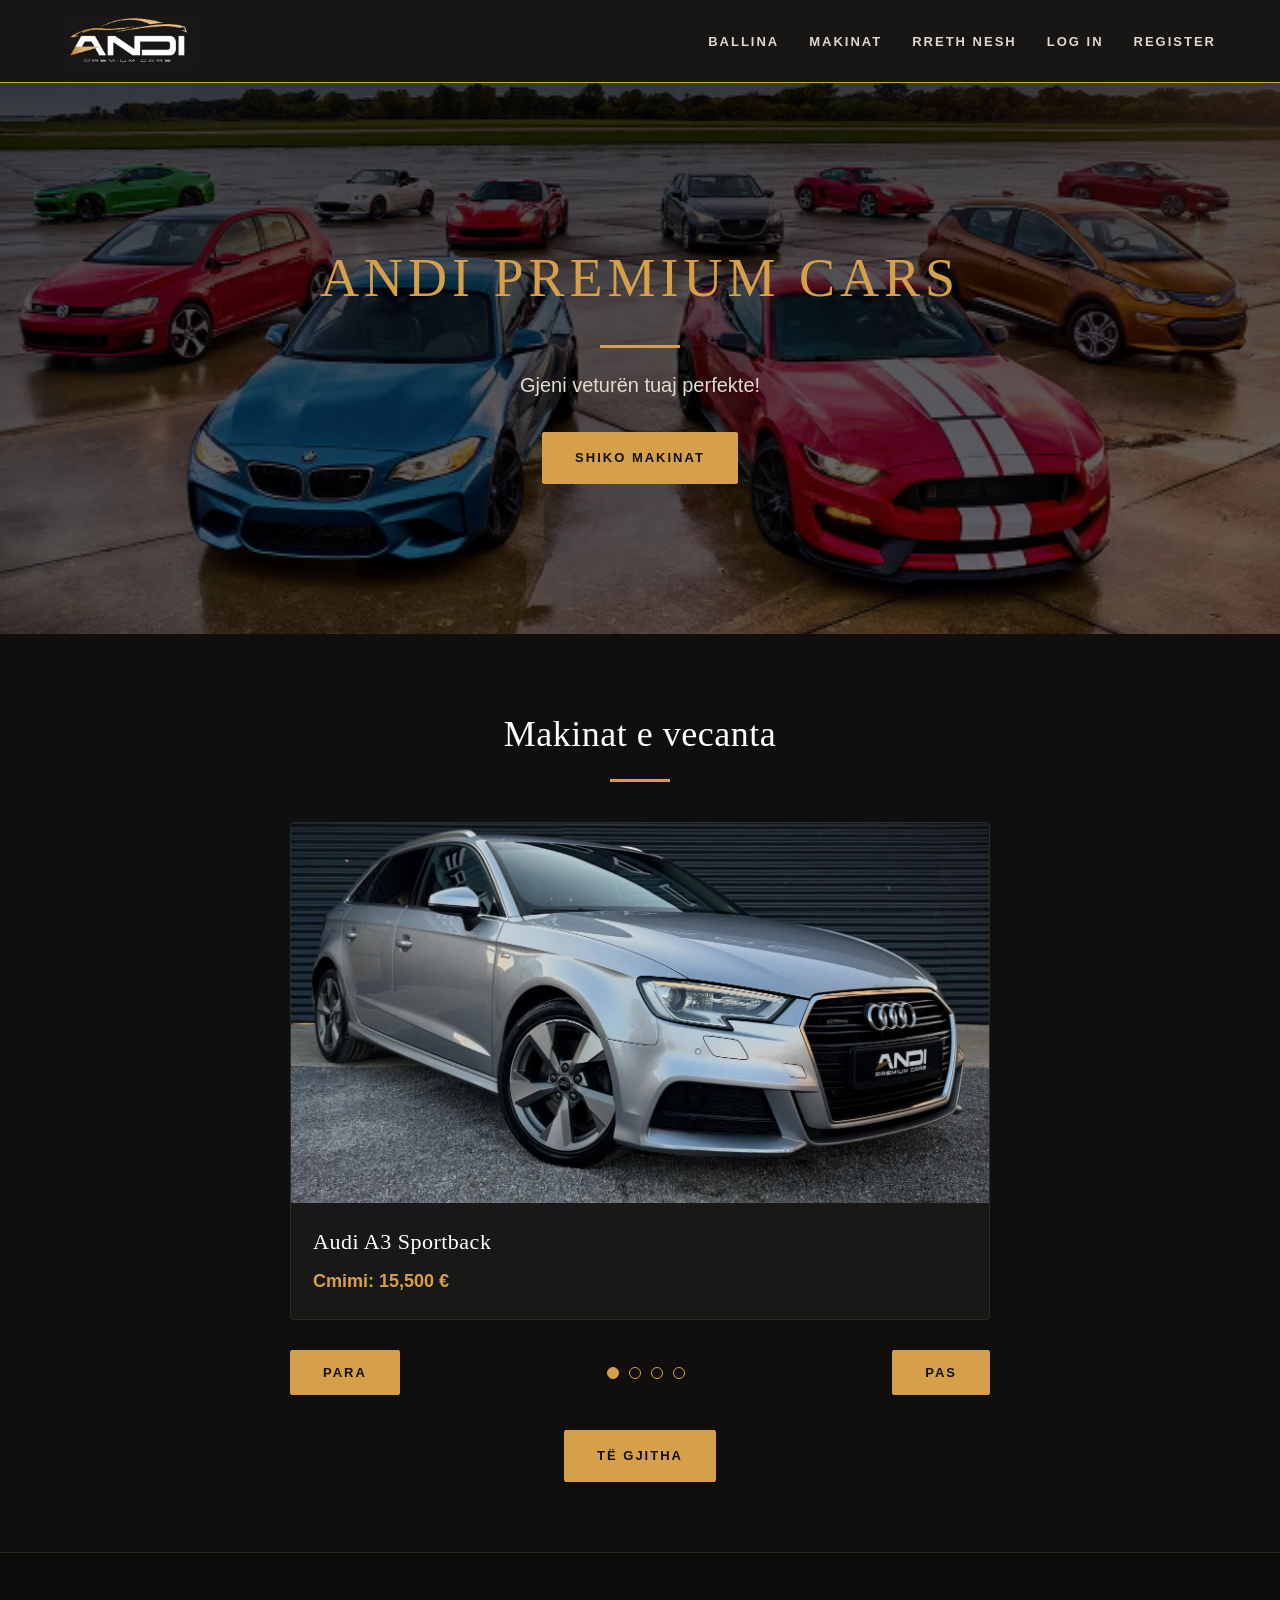
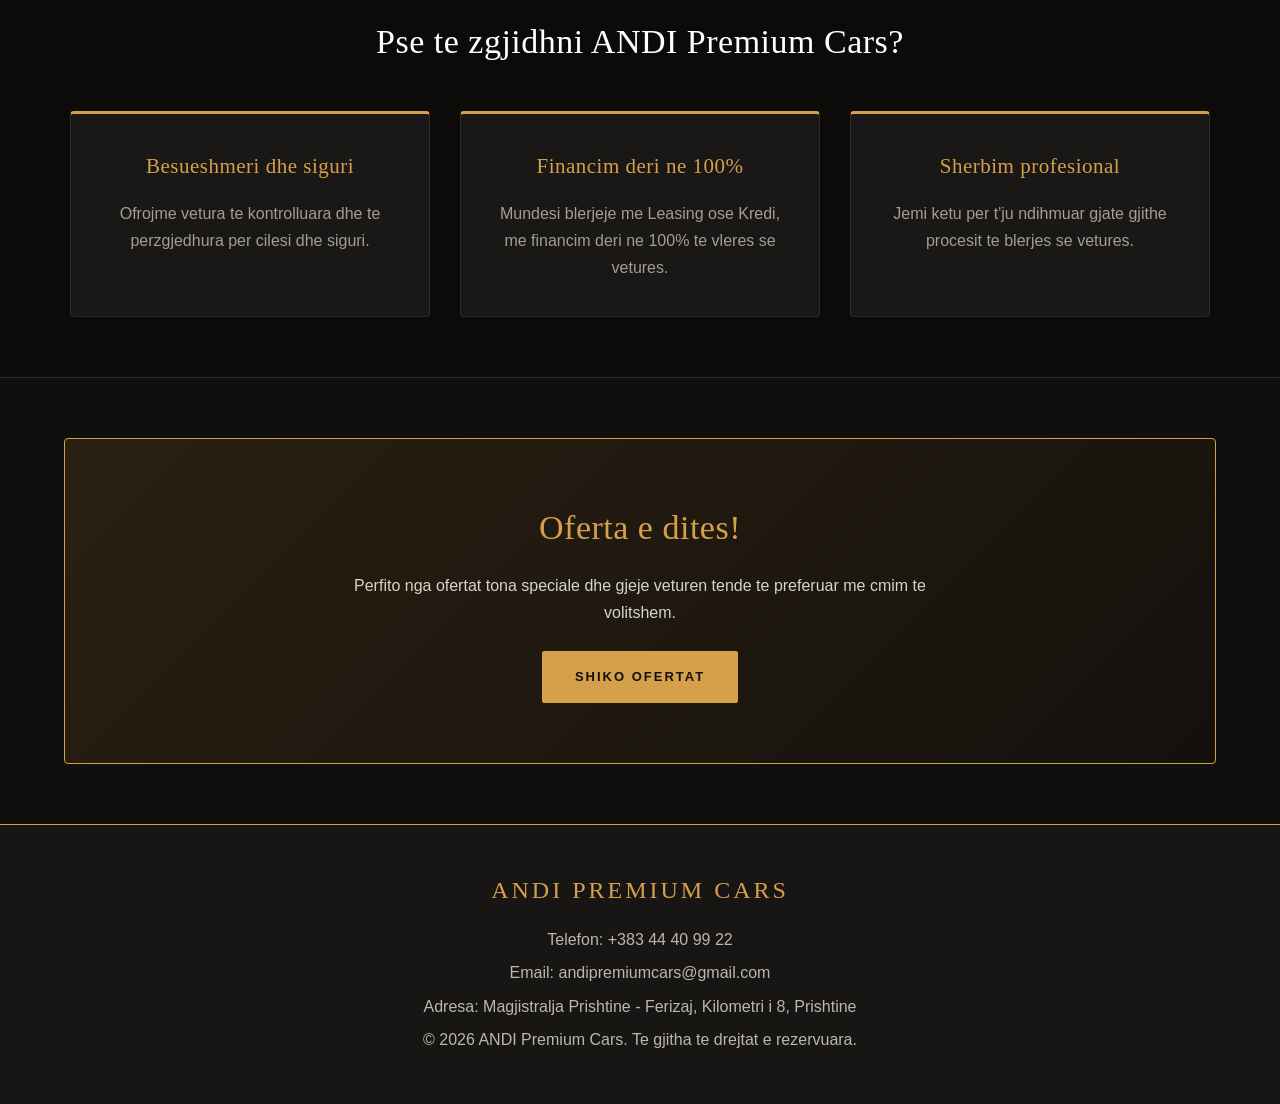
<file: index.html>
<!DOCTYPE html>
<html lang="sq">
<head>
    <meta charset="UTF-8">
    <meta name="viewport" content="width=device-width, initial-scale=1.0">
    <title>ANDI Premium Cars | Ballina</title>

    <link rel="stylesheet" href="css/style.css">
    <script src="js/script.js" defer></script>
</head>

<body>
        <header>
        <nav>
            <a href="index.html" class="logo">
                <img src="images/and.png" alt="ANDI Premium Cars Logo">
            </a>
            <ul>
                <li><a href="index.html">Ballina</a></li>
                <li><a href="makinat.html">Makinat</a></li>
                <li><a href="rreth-nesh.html">Rreth nesh</a></li>
                <li><a href="login.html">Log In</a></li>
                <li><a href="register.html">Register</a></li>
            </ul>
        </nav>
    </header>

    <main>
        <section class="hero">
            <h1>ANDI Premium Cars</h1>
            <p>
                Gjeni veturën tuaj perfekte!
            </p>

            <a href="makinat.html">Shiko Makinat</a>
        </section>

        <section class="makinat-vecanta">
            <h2>Makinat e vecanta</h2>

            <article>
                <img src="images/audi-a3.jpg" alt="Audi A3 Sportback">
                <h3>Audi A3 Sportback</h3>
                <p>Cmimi: 15,500 €</p>
            </article>

            <article>
                <img src="images/mercedes-e220.jpg" alt="Mercedes Benz E220d">
                <h3>Mercedes-Benz E 220d</h3>
                <p>Cmimi: 28,000 €</p>
            </article>

            <article>
                <img src="images/range-rover.jpg" alt="Range Rover Evoque">
                <h3>Range Rover Evoque</h3>
                <p>Cmimi: 13,900 €</p>
            </article>

            <article>
                <img src="images/bmw-320d.jpg" alt="BMW 320d">
                <h3>BMW 320d</h3>
                <p>Cmimi: 19,500 €</p>
            </article>

            <div class="slider-kontrollet">
                <button type="button" id="slajd-para">Para</button>
                <div class="slider-pikat" id="slajd-pikat"></div>
                <button type="button" id="slajd-pas">Pas</button>
            </div>

            <a href="makinat.html" class="btn">Të gjitha</a>
        </section>

        <section class="pse-ne">
            <h2>Pse te zgjidhni ANDI Premium Cars?</h2>

            <article>
                <h3>Besueshmeri dhe siguri</h3>
                <p>
                    Ofrojme vetura te kontrolluara dhe te perzgjedhura
                    per cilesi dhe siguri.
                </p>
            </article>

            <article>
                <h3>Financim deri ne 100%</h3>
                <p>
                    Mundesi blerjeje me Leasing ose Kredi,
                    me financim deri ne 100% te vleres se vetures.
                </p>
            </article>

            <article>
                <h3>Sherbim profesional</h3>
                <p>
                    Jemi ketu per t'ju ndihmuar gjate gjithe procesit
                    te blerjes se vetures.
                </p>
            </article>
        </section>

        <aside class="oferta">
            <h2>Oferta e dites!</h2>

            <p>
                Perfito nga ofertat tona speciale dhe gjeje veturen
                tende te preferuar me cmim te volitshem.
            </p>

            <a href="makinat.html">Shiko ofertat</a>
        </aside>

    </main>

    <footer>
        <h2>ANDI Premium Cars</h2>

        <p>Telefon: +383 44 40 99 22</p>
        <p>Email: andipremiumcars@gmail.com</p>

        <p>
            Adresa: Magjistralja Prishtine - Ferizaj,
            Kilometri i 8, Prishtine
        </p>

        <p>&copy; 2026 ANDI Premium Cars. Te gjitha te drejtat e rezervuara.</p>
    </footer>

</body>
</html>
</file>
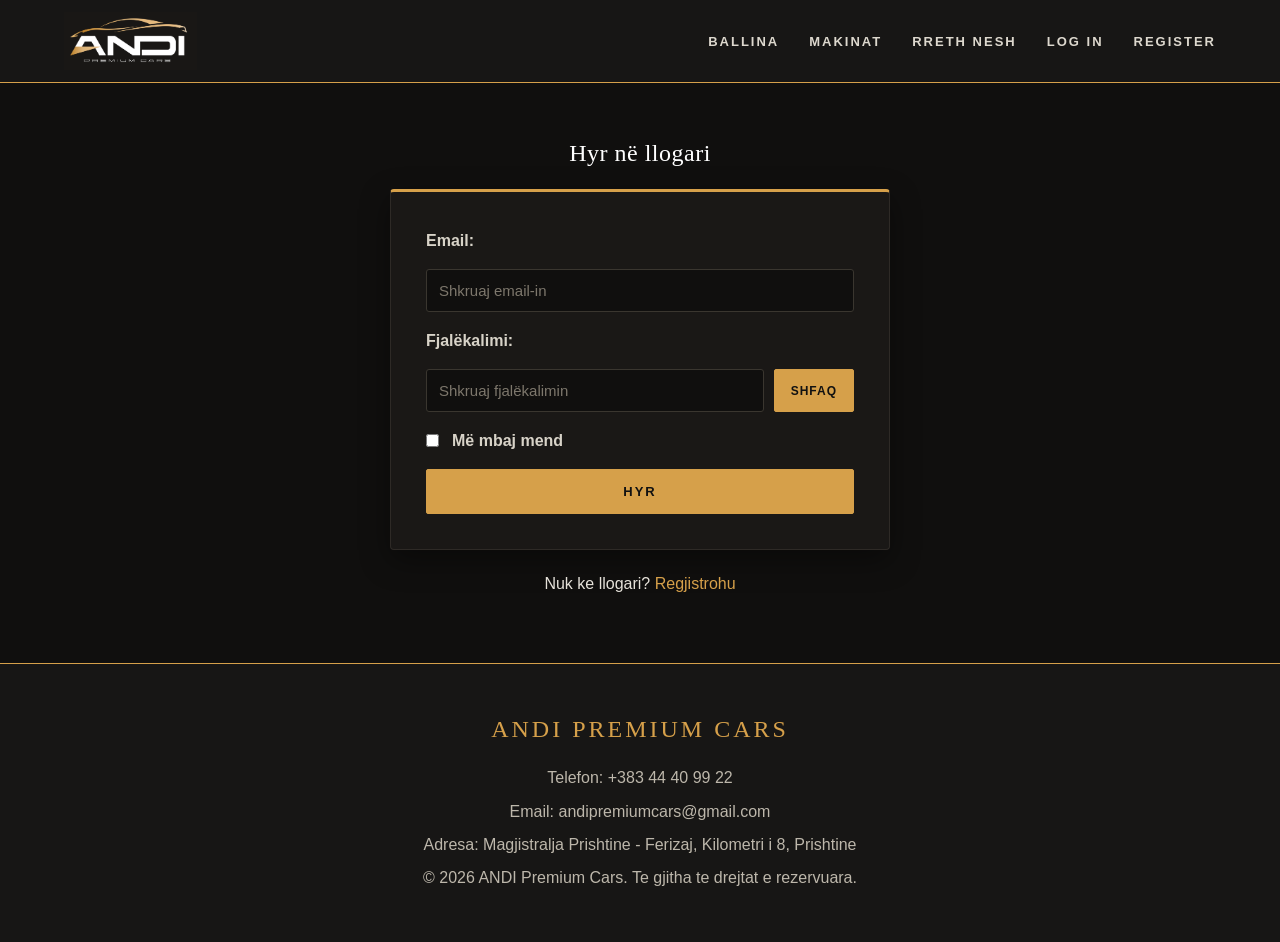
<file: login.html>
<!DOCTYPE html>
<html lang="sq">
<head>
    <meta charset="UTF-8">
    <meta name="viewport" content="width=device-width, initial-scale=1.0">
    <title>Log In</title>
    <link rel="stylesheet" href="css/style.css">
    <script src="js/script.js" defer></script>
</head>
<body>

    <header>
        <nav>
            <a href="index.html" class="logo">
                <img src="images/and.png" alt="ANDI Premium Cars Logo">
            </a>
            <ul>
                <li><a href="index.html">Ballina</a></li>
                <li><a href="makinat.html">Makinat</a></li>
                <li><a href="rreth-nesh.html">Rreth nesh</a></li>
                <li><a href="login.html">Log In</a></li>
                <li><a href="register.html">Register</a></li>
            </ul>
        </nav>
    </header>

    <main>
        <section>
            <h1>Hyr në llogari</h1>

            <form action="#" method="post" id="forma-login">

                <label for="email">Email:</label>
                <input type="email" id="email" name="email"
                       placeholder="Shkruaj email-in" required>

                <label for="password">Fjalëkalimi:</label>
                <div class="fusha-fjalekalimi">
                    <input type="password" id="password" name="password"
                           placeholder="Shkruaj fjalëkalimin" required>
                    <button type="button" class="shfaq-fjalekalimin">Shfaq</button>
                </div>

                <label for="remember">
                    <input type="checkbox" id="remember" name="remember">
                    Më mbaj mend
                </label>

                <button type="submit">Hyr</button>

            </form>

            <p>Nuk ke llogari? <a href="register.html">Regjistrohu</a></p>
        </section>
    </main>

    <footer>
        <h2>ANDI Premium Cars</h2>

        <p>Telefon: +383 44 40 99 22</p>
        <p>Email: andipremiumcars@gmail.com</p>

        <p>
            Adresa: Magjistralja Prishtine - Ferizaj,
            Kilometri i 8, Prishtine
        </p>

        <p>&copy; 2026 ANDI Premium Cars. Te gjitha te drejtat e rezervuara.</p>
    </footer>

</body>
</html>
</file>
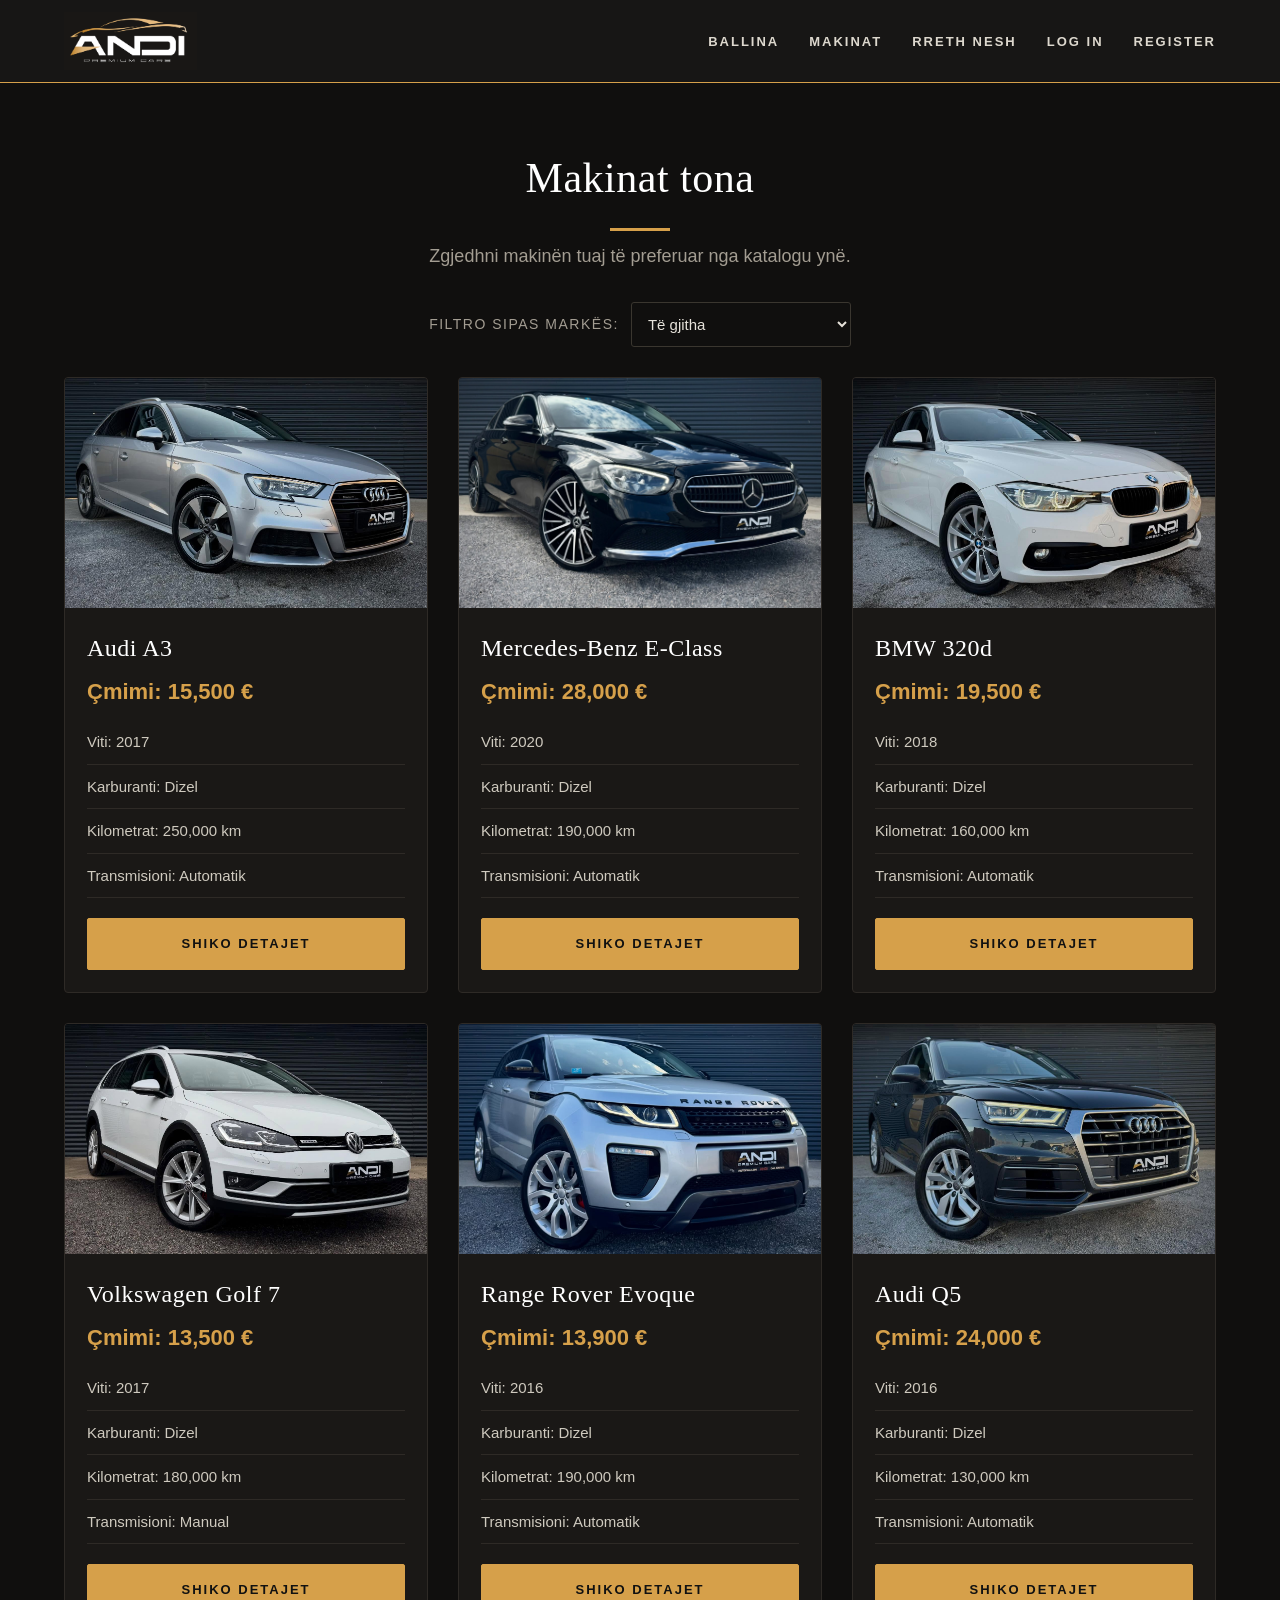
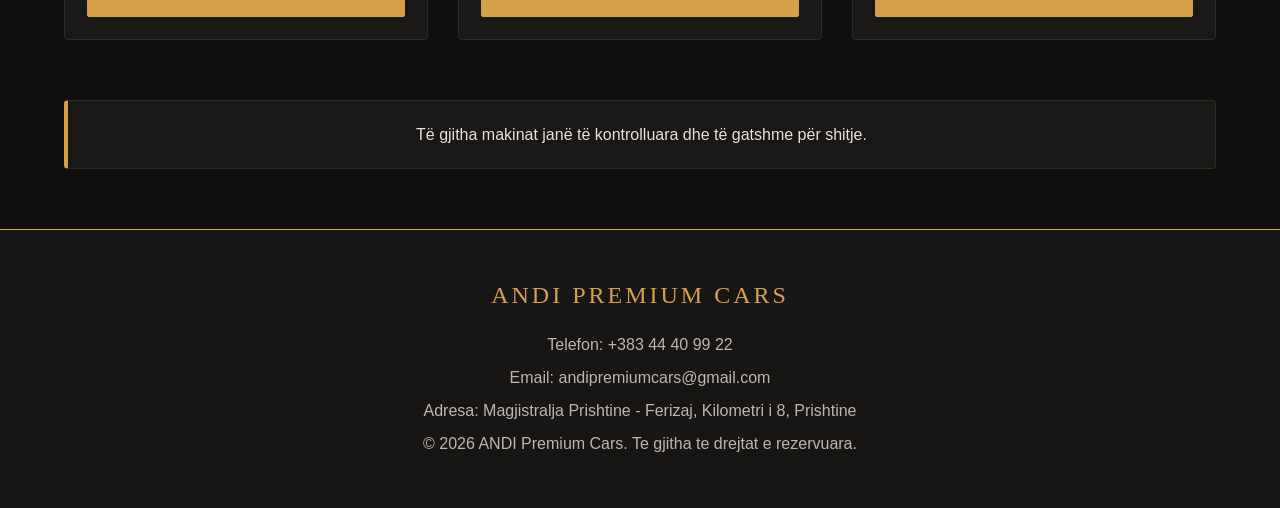
<file: makinat.html>
<!DOCTYPE html>
<html lang="sq">
<head>
    <meta charset="UTF-8">
    <meta name="viewport" content="width=device-width, initial-scale=1.0">
    <title>Makinat</title>
    <link rel="stylesheet" href="css/style.css">
    <script src="js/script.js" defer></script>
</head>
<body>

    <header>
        <nav>
            <a href="index.html" class="logo">
                <img src="images/and.png" alt="ANDI Premium Cars Logo">
            </a>
            <ul>
                <li><a href="index.html">Ballina</a></li>
                <li><a href="makinat.html">Makinat</a></li>
                <li><a href="rreth-nesh.html">Rreth nesh</a></li>
                <li><a href="login.html">Log In</a></li>
                <li><a href="register.html">Register</a></li>
            </ul>
        </nav>
    </header>

    <main>
        <h1>Makinat tona</h1>
        <p>Zgjedhni makinën tuaj të preferuar nga katalogu ynë.</p>

        <div class="filtri">
            <label for="filtri-marka">Filtro sipas markës:</label>
            <select id="filtri-marka">
                <option value="te-gjitha">Të gjitha</option>
                <option value="Audi">Audi</option>
                <option value="BMW">BMW</option>
                <option value="Mercedes">Mercedes</option>
                <option value="Volkswagen">Volkswagen</option>
                <option value="Range Rover">Range Rover</option>
            </select>
        </div>

        <section>
            <article class="makina">
                <img src="images/audi-a3.jpg" alt="Audi A3">
                <h2>Audi A3</h2>
                <p>Çmimi: 15,500 €</p>
                <ul>
                    <li>Viti: 2017</li>
                    <li>Karburanti: Dizel</li>
                    <li>Kilometrat: 250,000 km</li>
                    <li>Transmisioni: Automatik</li>
                </ul>
                <a href="makina.html?id=audi-a3" class="btn">Shiko detajet</a>
            </article>

            <article class="makina">
                <img src="images/mercedes-e220.jpg" alt="Mercedes-Benz E220d">
                <h2>Mercedes-Benz E-Class</h2>
                <p>Çmimi: 28,000 €</p>
                <ul>
                    <li>Viti: 2020</li>
                    <li>Karburanti: Dizel</li>
                    <li>Kilometrat: 190,000 km</li>
                    <li>Transmisioni: Automatik</li>
                </ul>
                <a href="makina.html?id=mercedes-e220" class="btn">Shiko detajet</a>
            </article>

            <article class="makina">
                <img src="images/bmw-320d.jpg" alt="BMW 320d">
                <h2>BMW 320d</h2>
                <p>Çmimi: 19,500 €</p>
                <ul>
                    <li>Viti: 2018</li>
                    <li>Karburanti: Dizel</li>
                    <li>Kilometrat: 160,000 km</li>
                    <li>Transmisioni: Automatik</li>
                </ul>
                <a href="makina.html?id=bmw-320d" class="btn">Shiko detajet</a>
            </article>

            <article class="makina">
                <img src="images/vw-golf-7.jpg" alt="Volkswagen Golf 7">
                <h2>Volkswagen Golf 7</h2>
                <p>Çmimi: 13,500 €</p>
                <ul>
                    <li>Viti: 2017</li>
                    <li>Karburanti: Dizel</li>
                    <li>Kilometrat: 180,000 km</li>
                    <li>Transmisioni: Manual</li>
                </ul>
                <a href="makina.html?id=vw-golf-7" class="btn">Shiko detajet</a>
            </article>

            <article class="makina">
                <img src="images/range-rover.jpg" alt="Range Rover Evoque">
                <h2>Range Rover Evoque</h2>
                <p>Çmimi: 13,900 €</p>
                <ul>
                    <li>Viti: 2016</li>
                    <li>Karburanti: Dizel</li>
                    <li>Kilometrat: 190,000 km</li>
                    <li>Transmisioni: Automatik</li>
                </ul>
                <a href="makina.html?id=range-rover" class="btn">Shiko detajet</a>
            </article>

            <article class="makina">
                <img src="images/audi-q5.jpg" alt="Audi Q5">
                <h2>Audi Q5</h2>
                <p>Çmimi: 24,000 €</p>
                <ul>
                    <li>Viti: 2016</li>
                    <li>Karburanti: Dizel</li>
                    <li>Kilometrat: 130,000 km</li>
                    <li>Transmisioni: Automatik</li>
                </ul>
                <a href="makina.html?id=audi-q5" class="btn">Shiko detajet</a>
            </article>
        </section>

        <aside>
            <p>Të gjitha makinat janë të kontrolluara dhe të gatshme për shitje.</p>
        </aside>
    </main>

    <footer>
        <h2>ANDI Premium Cars</h2>

        <p>Telefon: +383 44 40 99 22</p>
        <p>Email: andipremiumcars@gmail.com</p>

        <p>
            Adresa: Magjistralja Prishtine - Ferizaj,
            Kilometri i 8, Prishtine
        </p>

        <p>&copy; 2026 ANDI Premium Cars. Te gjitha te drejtat e rezervuara.</p>
    </footer>

</body>
</html>
</file>
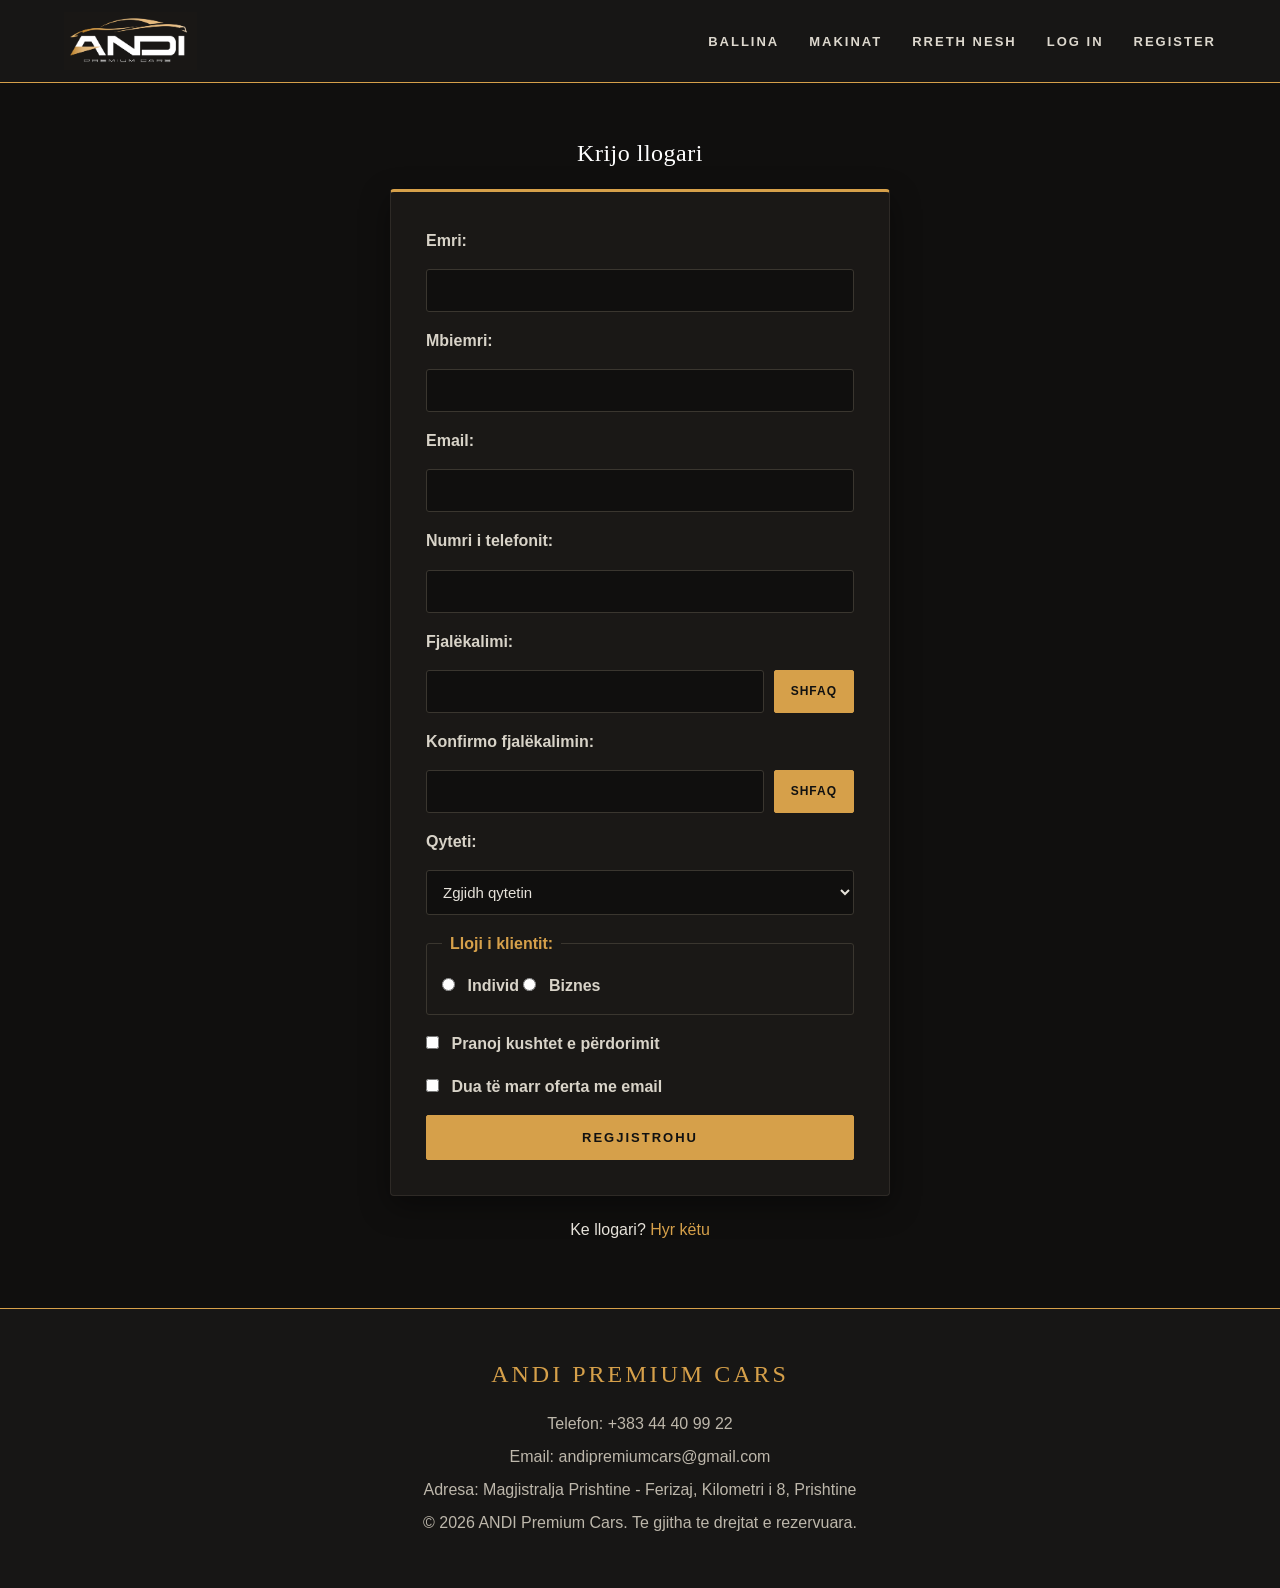
<file: register.html>
<!DOCTYPE html>
<html lang="sq">
<head>
    <meta charset="UTF-8">
    <meta name="viewport" content="width=device-width, initial-scale=1.0">
    <title>Register</title>
    <link rel="stylesheet" href="css/style.css">
    <script src="js/script.js" defer></script>
</head>
<body>

    <header>
        <nav>
            <a href="index.html" class="logo">
                <img src="images/and.png" alt="ANDI Premium Cars Logo">
            </a>
            <ul>
                <li><a href="index.html">Ballina</a></li>
                <li><a href="makinat.html">Makinat</a></li>
                <li><a href="rreth-nesh.html">Rreth nesh</a></li>
                <li><a href="login.html">Log In</a></li>
                <li><a href="register.html">Register</a></li>
            </ul>
        </nav>
    </header>

    <main>
        <section>
            <h1>Krijo llogari</h1>

            <form action="#" method="post" id="forma-register">

                <label for="emri">Emri:</label>
                <input type="text" id="emri" name="emri" required>

                <label for="mbiemri">Mbiemri:</label>
                <input type="text" id="mbiemri" name="mbiemri" required>

                <label for="email">Email:</label>
                <input type="email" id="email" name="email" required>

                <label for="telefoni">Numri i telefonit:</label>
                <input type="tel" id="telefoni" name="telefoni">

                <label for="password">Fjalëkalimi:</label>
                <div class="fusha-fjalekalimi">
                    <input type="password" id="password" name="password" required>
                    <button type="button" class="shfaq-fjalekalimin">Shfaq</button>
                </div>

                <label for="konfirmo-password">Konfirmo fjalëkalimin:</label>
                <div class="fusha-fjalekalimi">
                    <input type="password" id="konfirmo-password" name="konfirmo-password" required>
                    <button type="button" class="shfaq-fjalekalimin">Shfaq</button>
                </div>

                <label for="qyteti">Qyteti:</label>
                <select id="qyteti" name="qyteti" required>
                    <option value="">Zgjidh qytetin</option>
                    <option value="Prishtine">Prishtinë</option>
                    <option value="Prizren">Prizren</option>
                    <option value="Peje">Pejë</option>
                    <option value="Gjakove">Gjakovë</option>
                    <option value="Ferizaj">Ferizaj</option>
                    <option value="Gjilan">Gjilan</option>
                    <option value="Mitrovice">Mitrovicë</option>
                </select>

                <fieldset>
                    <legend>Lloji i klientit:</legend>

                    <input type="radio" id="individ" name="klienti" value="individ" required>
                    <label for="individ">Individ</label>

                    <input type="radio" id="biznes" name="klienti" value="biznes">
                    <label for="biznes">Biznes</label>
                </fieldset>

                <div>
                    <input type="checkbox" id="kushtet" name="kushtet" required>
                    <label for="kushtet">Pranoj kushtet e përdorimit</label>
                </div>

                <div>
                    <input type="checkbox" id="ofertat" name="ofertat" value="po">
                    <label for="ofertat">Dua të marr oferta me email</label>
                </div>

                <p id="mesazhi-gabimit" class="mesazhi-gabimit"></p>

                <button type="submit">Regjistrohu</button>

            </form>

            <p>Ke llogari? <a href="login.html">Hyr këtu</a></p>
        </section>
    </main>

    <footer>
        <h2>ANDI Premium Cars</h2>

        <p>Telefon: +383 44 40 99 22</p>
        <p>Email: andipremiumcars@gmail.com</p>

        <p>
            Adresa: Magjistralja Prishtine - Ferizaj,
            Kilometri i 8, Prishtine
        </p>

        <p>&copy; 2026 ANDI Premium Cars. Te gjitha te drejtat e rezervuara.</p>
    </footer>

</body>
</html>
</file>
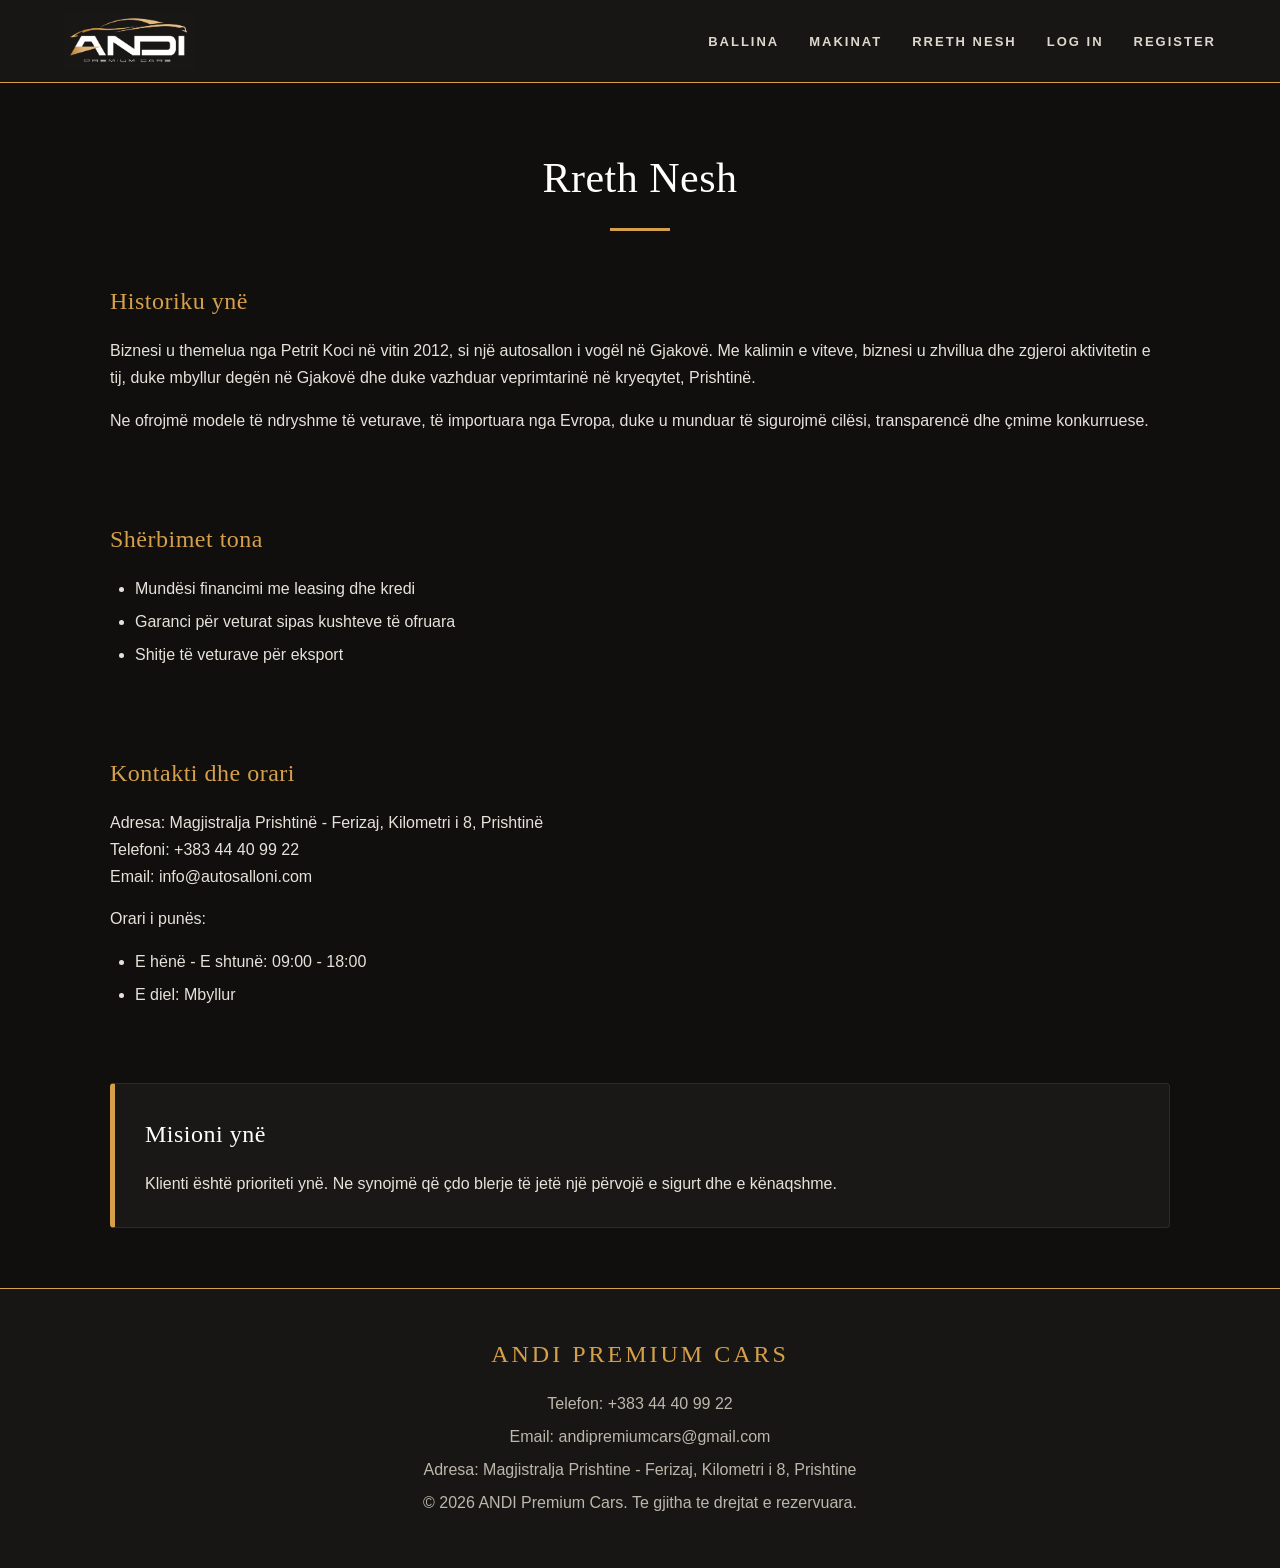
<file: rreth-nesh.html>
<!DOCTYPE html>
<html lang="sq">
<head>
    <meta charset="UTF-8">
    <meta name="viewport" content="width=device-width, initial-scale=1.0">
    <title>Rreth Nesh</title>
    <link rel="stylesheet" href="css/style.css">
    <script src="js/script.js" defer></script>
</head>
<body>

    <header>
        <nav>
            <a href="index.html" class="logo">
                <img src="images/and.png" alt="ANDI Premium Cars Logo">
            </a>
            <ul>
                <li><a href="index.html">Ballina</a></li>
                <li><a href="makinat.html">Makinat</a></li>
                <li><a href="rreth-nesh.html">Rreth nesh</a></li>
                <li><a href="login.html">Log In</a></li>
                <li><a href="register.html">Register</a></li>
            </ul>
        </nav>
    </header>

    <main>
        <h1>Rreth Nesh</h1>

        <section>
            <h2>Historiku ynë</h2>
            <p>
                Biznesi u themelua nga Petrit Koci në vitin 2012, 
                si një autosallon i vogël në Gjakovë. Me kalimin e viteve, 
                biznesi u zhvillua dhe zgjeroi aktivitetin e tij, 
                duke mbyllur degën në Gjakovë dhe duke vazhduar 
                veprimtarinë në kryeqytet, Prishtinë.
            </p>

            <p>
                Ne ofrojmë modele të ndryshme të veturave, të importuara
                nga Evropa, duke u munduar të sigurojmë cilësi,
                transparencë dhe çmime konkurruese.
            </p>
        </section>

        <section>
            <h2>Shërbimet tona</h2>
            <ul>
                <li>Mundësi financimi me leasing dhe kredi</li>
                <li>Garanci për veturat sipas kushteve të ofruara</li>
                <li>Shitje të veturave për eksport</li>
            </ul>
        </section>

        <section>
            <h2>Kontakti dhe orari</h2>

            <address>
                Adresa: Magjistralja Prishtinë - Ferizaj,
                Kilometri i 8, Prishtinë<br>
                Telefoni: +383 44 40 99 22<br>
                Email: info@autosalloni.com
            </address>

            <p>Orari i punës:</p>
            <ul>
                <li>E hënë - E shtunë: 09:00 - 18:00</li>
                <li>E diel: Mbyllur</li>
            </ul>
        </section>

        <aside>
            <h2>Misioni ynë</h2>
            <p>
                Klienti është prioriteti ynë.
                Ne synojmë që çdo blerje të jetë një përvojë
                e sigurt dhe e kënaqshme.
            </p>
        </aside>
    </main>

    <footer>
        <h2>ANDI Premium Cars</h2>

        <p>Telefon: +383 44 40 99 22</p>
        <p>Email: andipremiumcars@gmail.com</p>

        <p>
            Adresa: Magjistralja Prishtine - Ferizaj,
            Kilometri i 8, Prishtine
        </p>

        <p>&copy; 2026 ANDI Premium Cars. Te gjitha te drejtat e rezervuara.</p>
    </footer>

</body>
</html>
</file>
<file: css/style.css>
:root {
    --ngjyra-kryesore: #D6A04A;
    --ngjyra-dyte: #171615;
    --ngjyra-ari: #E8C18A;
    --sfondi: #100F0E;
    --karta: #1A1816;
    --vija: #2E2A26;
    --teksti: #E6E2DA;
    --bardhe: #FFFFFF;
    --hiri: #A39D92;
}

* {
    margin: 0;
    padding: 0;
    box-sizing: border-box;
}

body {
    font-family: "Segoe UI", Helvetica, Arial, sans-serif;
    background-color: var(--sfondi);
    color: var(--teksti);
    line-height: 1.7;
    display: flex;
    flex-direction: column;
    min-height: 100vh;
}

main {
    flex: 1;
    width: 100%;
}

h1, h2, h3 {
    font-family: Georgia, "Times New Roman", serif;
    font-weight: normal;
    color: var(--bardhe);
    margin-bottom: 15px;
    letter-spacing: 0.5px;
}

p {
    margin-bottom: 15px;
}

a {
    text-decoration: none;
    color: var(--ngjyra-kryesore);
    transition: 0.3s;
}

::placeholder {
    color: #7D776C;
}

button,
.btn,
.hero a,
.oferta a {
    display: inline-block;
    background-color: var(--ngjyra-kryesore);
    color: #111111;
    padding: 14px 32px;
    border: 1px solid var(--ngjyra-kryesore);
    border-radius: 2px;
    font-size: 13px;
    font-weight: bold;
    text-transform: uppercase;
    letter-spacing: 2px;
    cursor: pointer;
    text-align: center;
    transition: 0.3s;
}

button:hover,
.btn:hover,
.hero a:hover,
.oferta a:hover {
    background-color: transparent;
    color: var(--ngjyra-kryesore);
}

header {
    position: sticky;
    top: 0;
    z-index: 100;
    background-color: var(--ngjyra-dyte);
    padding: 12px 5%;
    border-bottom: 1px solid var(--ngjyra-kryesore);
}

nav {
    display: flex;
    justify-content: space-between;
    align-items: center;
    gap: 20px;
}

.logo img {
    display: block;
    height: 58px;
    width: auto;
}

nav ul {
    display: flex;
    align-items: center;
    gap: 30px;
    list-style: none;
}

nav ul li a {
    color: #DDD8CE;
    font-size: 13px;
    font-weight: bold;
    text-transform: uppercase;
    letter-spacing: 2px;
    padding-bottom: 5px;
    border-bottom: 2px solid transparent;
    transition: 0.3s;
}

nav ul li a:hover {
    color: var(--ngjyra-kryesore);
    border-bottom-color: var(--ngjyra-kryesore);
}

section {
    padding: 60px 5%;
}

.hero {
    background-color: var(--ngjyra-dyte);
    background-image: linear-gradient(rgba(0, 0, 0, 0.72), rgba(0, 0, 0, 0.55)),
                      url("../images/kerret.avif");
    background-size: cover;
    background-position: center;
    background-repeat: no-repeat;
    color: var(--bardhe);
    text-align: center;
    padding: 150px 20px;
}

.hero h1 {
    color: var(--ngjyra-kryesore);
    font-size: 54px;
    text-transform: uppercase;
    letter-spacing: 5px;
}

.hero h1::after {
    content: "";
    display: block;
    width: 80px;
    height: 3px;
    margin: 20px auto 0;
    background-color: var(--ngjyra-kryesore);
}

.hero p {
    color: #E0DBD0;
    font-size: 20px;
    margin: 20px 0 30px;
}

.makinat-vecanta {
    display: flex;
    flex-direction: column;
    align-items: center;
    gap: 30px;
    padding: 70px 5%;
}

.makinat-vecanta h2 {
    text-align: center;
    font-size: 36px;
    margin-bottom: 10px;
}

.makinat-vecanta h2::after {
    content: "";
    display: block;
    width: 60px;
    height: 3px;
    margin: 14px auto 0;
    background-color: var(--ngjyra-kryesore);
}

.makinat-vecanta article {
    width: 100%;
    max-width: 700px;
    padding: 0 0 22px;
    background-color: var(--karta);
    border: 1px solid var(--vija);
    border-radius: 4px;
    overflow: hidden;
    transition: 0.3s;
}

.makinat-vecanta article:hover {
    transform: translateY(-6px);
    border-color: var(--ngjyra-kryesore);
    box-shadow: 0 12px 28px rgba(0, 0, 0, 0.5);
}

.makinat-vecanta article img {
    display: block;
    width: 100%;
    height: 380px;
    object-fit: cover;
    transition: 0.5s;
}

.makinat-vecanta article:hover img {
    transform: scale(1.05);
}

.makinat-vecanta article h3 {
    margin: 20px 22px 6px;
    font-size: 22px;
}

.makinat-vecanta article p {
    margin: 0 22px;
    color: var(--ngjyra-kryesore);
    font-size: 18px;
    font-weight: bold;
}

.makinat-vecanta .btn {
    margin-top: 5px;
}

.slider-kontrollet {
    display: flex;
    justify-content: space-between;
    align-items: center;
    gap: 20px;
    width: 100%;
    max-width: 700px;
}

.slider-pikat {
    display: flex;
    justify-content: center;
    gap: 10px;
}

.slider-pikat button {
    width: 12px;
    height: 12px;
    padding: 0;
    border-radius: 50%;
    background-color: transparent;
}

.slider-pikat button:hover,
.slider-pikat button.aktive {
    background-color: var(--ngjyra-kryesore);
}

.pse-ne {
    display: flex;
    flex-wrap: wrap;
    justify-content: center;
    gap: 30px;
    text-align: center;
    background-color: #0C0B0A;
    border-top: 1px solid var(--vija);
    border-bottom: 1px solid var(--vija);
}

.pse-ne h2 {
    flex: 1 1 100%;
    font-size: 34px;
    margin-bottom: 10px;
}

.pse-ne article {
    flex: 1 1 250px;
    max-width: 360px;
    padding: 35px 28px;
    background-color: var(--karta);
    border: 1px solid var(--vija);
    border-top: 3px solid var(--ngjyra-kryesore);
    border-radius: 4px;
}

.pse-ne h3 {
    color: var(--ngjyra-kryesore);
    font-size: 21px;
}

.pse-ne p {
    color: var(--hiri);
    margin-bottom: 0;
}

.oferta {
    background-image: linear-gradient(135deg, #2A2012, #14110D);
    color: var(--bardhe);
    text-align: center;
    padding: 60px 20px;
    margin: 60px 5%;
    border-radius: 4px;
    border: 1px solid var(--ngjyra-kryesore);
}

.oferta h2 {
    color: var(--ngjyra-kryesore);
    font-size: 34px;
}

.oferta p {
    color: #D8D3C8;
    max-width: 600px;
    margin: 0 auto 25px;
}

main:has(.makina) > h1 {
    text-align: center;
    font-size: 42px;
    padding: 60px 5% 0;
    margin-bottom: 10px;
}

main:has(.makina) > h1::after {
    content: "";
    display: block;
    width: 60px;
    height: 3px;
    margin: 14px auto 0;
    background-color: var(--ngjyra-kryesore);
}

main:has(.makina) > p {
    text-align: center;
    color: var(--hiri);
    font-size: 18px;
    padding: 0 5%;
    margin-bottom: 0;
}

main:has(.makina) > section {
    display: flex;
    flex-wrap: wrap;
    justify-content: center;
    gap: 30px;
    padding-top: 30px;
}

.makina {
    flex: 1 1 300px;
    max-width: 400px;
    padding: 0 0 22px;
    background-color: var(--karta);
    border: 1px solid var(--vija);
    border-radius: 4px;
    overflow: hidden;
    cursor: pointer;
    transition: 0.3s;
}

.makina:hover {
    transform: translateY(-6px);
    border-color: var(--ngjyra-kryesore);
    box-shadow: 0 12px 28px rgba(0, 0, 0, 0.5);
}

.makina img {
    display: block;
    width: 100%;
    height: 230px;
    object-fit: cover;
    transition: 0.5s;
}

.makina:hover img {
    transform: scale(1.05);
}

.makina h2 {
    margin: 20px 22px 4px;
    font-size: 24px;
}

.makina p {
    margin: 0 22px 8px;
    color: var(--ngjyra-kryesore);
    font-size: 22px;
    font-weight: bold;
}

.makina ul {
    list-style: none;
    margin: 10px 22px 20px;
}

.makina ul li {
    padding: 9px 0;
    border-bottom: 1px solid var(--vija);
    color: #CFCABF;
    font-size: 15px;
}

.makina .btn {
    display: block;
    margin: 0 22px;
}

main:has(.makina) > aside {
    text-align: center;
    margin: 0 5% 60px;
    padding: 20px;
    background-color: var(--karta);
    border: 1px solid var(--vija);
    border-left: 4px solid var(--ngjyra-kryesore);
    border-radius: 4px;
}

main:has(.makina) > aside p {
    margin-bottom: 0;
}

.filtri {
    display: flex;
    justify-content: center;
    align-items: center;
    flex-wrap: wrap;
    gap: 12px;
    padding: 30px 5% 0;
}

.filtri label {
    color: var(--hiri);
    font-size: 14px;
    text-transform: uppercase;
    letter-spacing: 1.5px;
}

.filtri select {
    width: auto;
    min-width: 220px;
}

.hidden {
    display: none !important;
}

.faqja-makines {
    max-width: 1200px;
    margin: 0 auto;
    padding: 35px 5% 60px;
}

.kthehu {
    display: inline-block;
    margin-bottom: 22px;
    font-size: 13px;
    font-weight: bold;
    text-transform: uppercase;
    letter-spacing: 1.5px;
}

.kthehu:hover {
    color: var(--ngjyra-ari);
}

.mesazhi-makines {
    font-size: 20px;
    text-align: center;
}

.mesazhi-makines:empty {
    display: none;
}

.detajet {
    display: grid;
    grid-template-columns: 1fr 380px;
    gap: 35px;
    align-items: start;
}

.galeria {
    position: relative;
    background-color: #0A0A0A;
    border: 1px solid var(--vija);
    border-radius: 4px;
    overflow: hidden;
}

.galeria img {
    display: block;
    width: 100%;
    height: 460px;
    object-fit: cover;
}

.galeria-shigjeta {
    position: absolute;
    top: 50%;
    transform: translateY(-50%);
    width: 46px;
    height: 46px;
    padding: 0;
    border: 1px solid var(--ngjyra-kryesore);
    border-radius: 50%;
    background-color: rgba(0, 0, 0, 0.6);
    color: var(--ngjyra-kryesore);
    font-size: 18px;
    letter-spacing: 0;
}

.galeria-shigjeta:hover {
    background-color: var(--ngjyra-kryesore);
    color: #111111;
}

.galeria-majtas {
    left: 15px;
}

.galeria-djathtas {
    right: 15px;
}

.detajet-majtas h1 {
    margin-top: 28px;
    font-size: 36px;
}

.detajet-majtas h2 {
    margin-top: 28px;
    font-size: 24px;
    color: var(--ngjyra-kryesore);
}

.detajet-majtas p {
    color: #CFCABF;
}

.pajisjet {
    display: grid;
    grid-template-columns: repeat(auto-fill, minmax(190px, 1fr));
    gap: 12px;
    list-style: none;
}

.pajisjet li {
    padding: 11px 14px;
    background-color: var(--karta);
    border: 1px solid var(--vija);
    border-radius: 3px;
}

.pajisjet li::before {
    content: "\2713";
    color: var(--ngjyra-kryesore);
    font-weight: bold;
    margin-right: 9px;
}

.shitesi {
    padding: 28px;
    background-color: var(--karta);
    border: 1px solid var(--vija);
    border-top: 3px solid var(--ngjyra-kryesore);
    border-radius: 4px;
}

.shitesi h2 {
    font-size: 24px;
}

.shitesi p {
    margin-bottom: 8px;
    color: #CFCABF;
}

.shitesi .btn {
    display: block;
    margin-top: 18px;
}

.cmimi-kutia {
    padding: 28px 0 18px;
    border-bottom: 1px solid var(--vija);
}

.cmimi-madh {
    color: var(--ngjyra-kryesore);
    font-family: Georgia, "Times New Roman", serif;
    font-size: 40px;
    margin-bottom: 0;
}

.cmimi-kutia span {
    color: var(--hiri);
}

.specifikat {
    display: grid;
    grid-template-columns: 1fr 1fr;
    gap: 0 20px;
    list-style: none;
}

.specifikat li {
    display: flex;
    flex-direction: column;
    padding: 16px 0;
    border-bottom: 1px solid var(--vija);
}

.specifikat li span {
    color: var(--hiri);
    font-size: 13px;
    text-transform: uppercase;
    letter-spacing: 1.5px;
}

.specifikat li strong {
    color: var(--bardhe);
    font-size: 18px;
}

main:has(address) {
    max-width: 1100px;
    margin: 0 auto;
}

main:has(address) > h1 {
    text-align: center;
    font-size: 42px;
    padding: 60px 20px 0;
}

main:has(address) > h1::after {
    content: "";
    display: block;
    width: 60px;
    height: 3px;
    margin: 14px auto 0;
    background-color: var(--ngjyra-kryesore);
}

main:has(address) section {
    padding: 35px 20px;
}

main:has(address) section h2 {
    color: var(--ngjyra-kryesore);
}

main:has(address) ul {
    padding-left: 25px;
    margin-bottom: 15px;
}

main:has(address) li {
    margin-bottom: 6px;
}

address {
    font-style: normal;
    margin: 15px 0;
}

main:has(address) aside {
    background-color: var(--karta);
    padding: 30px;
    margin: 25px 20px 60px;
    border: 1px solid var(--vija);
    border-left: 5px solid var(--ngjyra-kryesore);
    border-radius: 4px;
}

main:has(address) aside h2 {
    color: var(--bardhe);
}

main:has(address) aside p {
    margin-bottom: 0;
}

main:has(form) {
    display: flex;
    justify-content: center;
    align-items: flex-start;
    padding: 50px 20px;
}

main:has(form) > section {
    width: 100%;
    max-width: 500px;
    padding: 0;
    text-align: center;
}

form {
    display: flex;
    flex-direction: column;
    gap: 15px;
    width: 100%;
    max-width: 500px;
    margin-bottom: 20px;
    padding: 35px;
    text-align: left;
    background-color: var(--karta);
    border: 1px solid var(--vija);
    border-top: 3px solid var(--ngjyra-kryesore);
    border-radius: 4px;
    box-shadow: 0 10px 30px rgba(0, 0, 0, 0.4);
}

form label {
    font-weight: bold;
    color: #D8D3C8;
}

input,
select,
textarea {
    width: 100%;
    padding: 12px;
    background-color: #100F0E;
    color: var(--teksti);
    border: 1px solid #3A362F;
    border-radius: 3px;
    font-size: 15px;
    font-family: inherit;
}

select option {
    background-color: var(--karta);
    color: var(--teksti);
}

input:focus,
select:focus,
textarea:focus {
    outline: none;
    border-color: var(--ngjyra-kryesore);
    box-shadow: 0 0 6px rgba(214, 160, 74, 0.35);
}

input[type="radio"],
input[type="checkbox"] {
    width: auto;
    margin-right: 8px;
    accent-color: var(--ngjyra-kryesore);
}

form label:has(input[type="radio"]),
form label:has(input[type="checkbox"]) {
    display: flex;
    align-items: center;
    gap: 5px;
}

fieldset {
    border: 1px solid #3A362F;
    border-radius: 3px;
    padding: 15px;
}

legend {
    padding: 0 8px;
    font-weight: bold;
    color: var(--ngjyra-kryesore);
}

.fusha-fjalekalimi {
    display: flex;
    gap: 10px;
}

.shfaq-fjalekalimin {
    flex-shrink: 0;
    padding: 10px 16px;
    font-size: 12px;
    letter-spacing: 1px;
}

.mesazhi-gabimit {
    color: #FF7A6E;
    font-weight: bold;
    margin-bottom: 0;
}

.mesazhi-gabimit:empty {
    display: none;
}

footer {
    background-color: var(--ngjyra-dyte);
    color: #BDB7AB;
    text-align: center;
    padding: 45px 15px;
    margin-top: auto;
    border-top: 1px solid var(--ngjyra-kryesore);
}

footer h2 {
    color: var(--ngjyra-kryesore);
    font-size: 24px;
    text-transform: uppercase;
    letter-spacing: 3px;
}

footer p {
    margin-bottom: 6px;
}

footer a {
    color: var(--ngjyra-kryesore);
}

footer a:hover {
    color: var(--ngjyra-ari);
}

@media (max-width: 768px) {

    header {
        position: static;
    }

    nav {
        flex-direction: column;
    }

    nav ul {
        flex-wrap: wrap;
        justify-content: center;
        gap: 18px;
    }

    .hero {
        padding: 100px 20px;
    }

    .hero h1 {
        font-size: 36px;
        letter-spacing: 3px;
    }

    .makinat-vecanta h2 {
        font-size: 30px;
    }

    .makinat-vecanta article img {
        height: 300px;
    }

    .pse-ne article {
        flex: 1 1 40%;
    }

    .detajet {
        grid-template-columns: 1fr;
    }
}

@media (max-width: 480px) {

    nav ul {
        flex-direction: column;
        gap: 12px;
    }

    .hero {
        padding: 70px 15px;
    }

    .hero h1 {
        font-size: 28px;
        letter-spacing: 2px;
    }

    .hero p {
        font-size: 17px;
    }

    .makinat-vecanta h2 {
        font-size: 26px;
    }

    .makinat-vecanta article img {
        height: 220px;
    }

    .slider-kontrollet button {
        padding: 10px 18px;
    }

    .pse-ne article {
        flex: 1 1 100%;
    }

    .galeria img {
        height: 260px;
    }

    .cmimi-madh {
        font-size: 34px;
    }

    form {
        padding: 22px;
    }

    section {
        padding: 35px 15px;
    }

    .oferta {
        margin: 30px 15px;
    }
}
</file>
